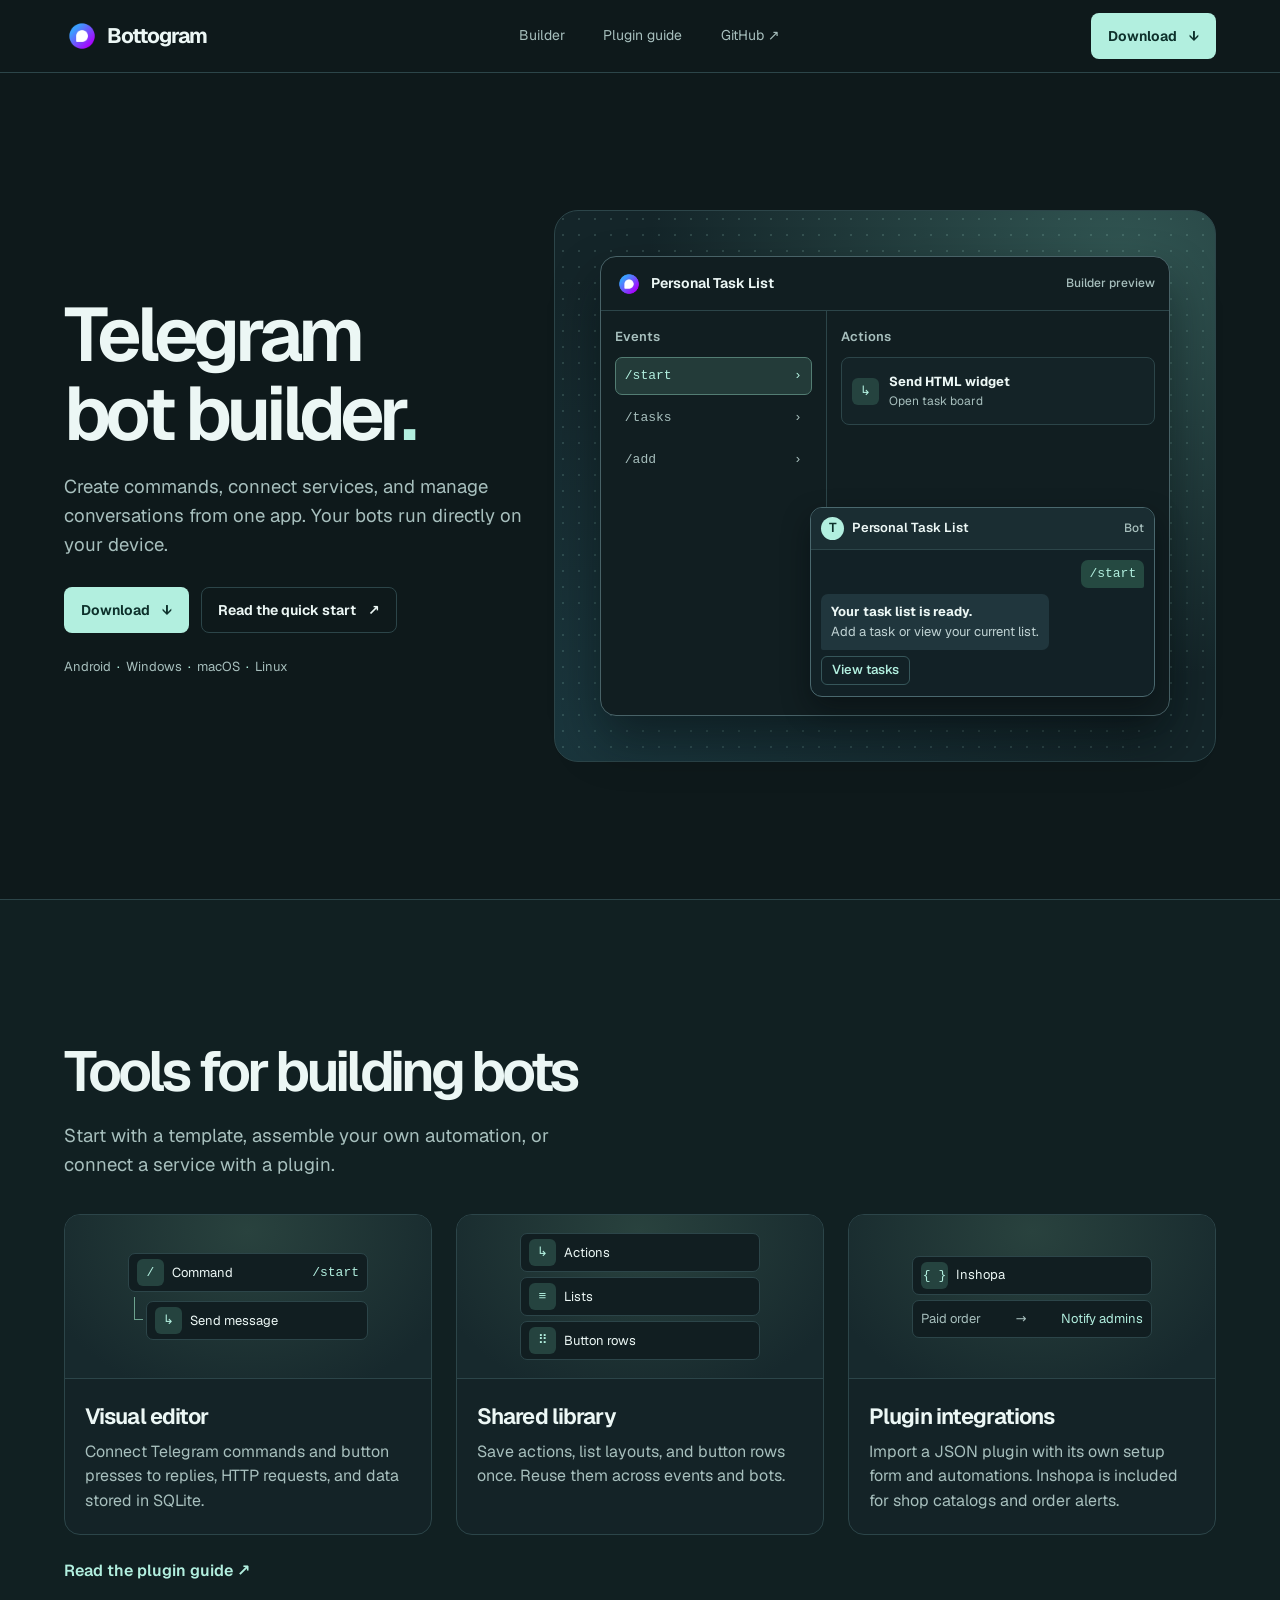
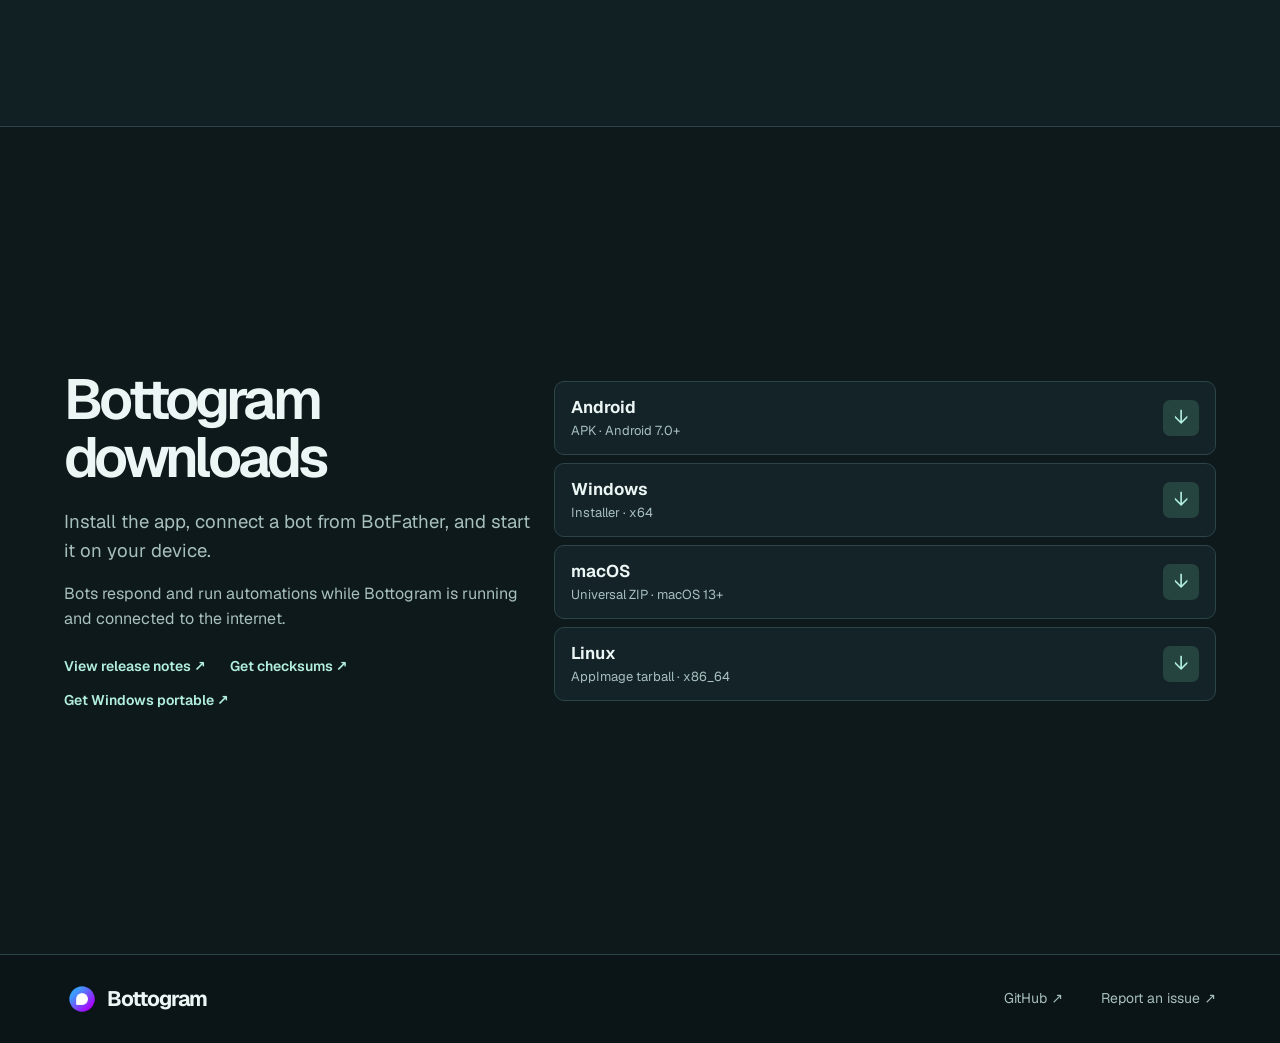
<file: site/index.html>
<!doctype html>
<html lang="en" data-type="software" data-radius="soft" data-buttons="solid" data-motion>
<head>
  <meta charset="utf-8">
  <meta name="viewport" content="width=device-width, initial-scale=1">
  <meta name="page-type" content="software">
  <meta name="site-kind" content="software">
  <meta name="theme-color" content="#0e191b">
  <meta name="description" content="Build Telegram bots on your device. Create commands, install plugins, and manage conversations with Bottogram.">
  <meta property="og:type" content="website">
  <meta property="og:title" content="Bottogram · Telegram bot builder">
  <meta property="og:description" content="Build and run Telegram bots on Android, Windows, macOS, and Linux.">
  <meta property="og:url" content="https://bottogram.hayyaun.ir/">
  <title>Bottogram · Telegram bot builder</title>
  <link rel="canonical" href="https://bottogram.hayyaun.ir/">
  <link rel="icon" href="assets/bottogram.png" type="image/png">
  <link rel="preload" href="assets/geist-latin.woff2" as="font" type="font/woff2" crossorigin>
  <link rel="stylesheet" href="assets/site.css">
  <script src="assets/preview.js" defer></script>
</head>
<body id="top">
  <header class="nav">
    <div class="wrap nav__bar">
      <a class="skip-link" href="#main">Skip to content</a>
      <a class="brand" href="#top"><img src="assets/bottogram.png" width="36" height="36" alt="">Bottogram</a>
      <nav class="nav__links" aria-label="Main">
        <a href="#builder">Builder</a>
        <a href="https://github.com/hayyaun/bottogram/blob/main/docs/PLUGIN_AUTHORING.md">Plugin guide</a>
        <a href="https://github.com/hayyaun/bottogram">GitHub <span aria-hidden="true">↗</span></a>
      </nav>
      <a class="btn btn--primary" href="#download">Download <span aria-hidden="true">↓</span></a>
    </div>
  </header>

  <main id="main">
    <section class="hero">
      <div class="wrap grid hero__grid">
        <div class="hero__copy">
          <h1>Telegram<br> bot builder<span class="hero__period">.</span></h1>
          <p class="lead">Create commands, connect services, and manage conversations from one app. Your bots run directly on your device.</p>
          <div class="btn-row">
            <a class="btn btn--primary" href="#download">Download <span aria-hidden="true">↓</span></a>
            <a class="btn btn--secondary" href="https://github.com/hayyaun/bottogram#quick-start">Read the quick start <span aria-hidden="true">↗</span></a>
          </div>
          <p class="hero__platforms">Android <span>·</span> Windows <span>·</span> macOS <span>·</span> Linux</p>
        </div>
        <div class="stage" data-visual role="group" aria-label="Interactive Bottogram builder preview">
          <div class="app-frame">
            <div class="app-bar">
              <img src="assets/bottogram.png" width="28" height="28" alt="">
              <span>Personal Task List</span>
              <span class="app-bar__badge">Builder preview</span>
            </div>
            <div class="app-workspace">
              <div class="events" role="group" aria-label="Preview a bot command">
                <p class="ui-label">Events</p>
                <button type="button" class="event" data-command="start" aria-pressed="true"><span>/start</span><span aria-hidden="true">›</span></button>
                <button type="button" class="event" data-command="tasks" aria-pressed="false"><span>/tasks</span><span aria-hidden="true">›</span></button>
                <button type="button" class="event" data-command="add" aria-pressed="false"><span>/add</span><span aria-hidden="true">›</span></button>
              </div>
              <div class="actions">
                <p class="ui-label">Actions</p>
                <div class="action">
                  <span class="action__icon" aria-hidden="true">↳</span>
                  <div><strong id="action-title">Send HTML widget</strong><span id="action-detail">Open task board</span></div>
                </div>
              </div>
            </div>
            <div class="chat">
              <div class="chat__bar">
                <span class="chat__avatar" aria-hidden="true">T</span>
                <span>Personal Task List</span>
                <span class="chat__badge">Bot</span>
              </div>
              <div class="chat__body" role="status" aria-atomic="true">
                <code class="chat__command" id="chat-command">/start</code>
                <div class="chat__reply">
                  <strong id="reply-title">Your task list is ready.</strong>
                  <span id="reply-detail">Add a task or view your current list.</span>
                </div>
                <button class="chat__option" id="reply-option" type="button">View tasks</button>
              </div>
            </div>
          </div>
        </div>
      </div>
    </section>

    <section class="section section--builder" id="builder">
      <div class="wrap">
        <h2>Tools for building bots</h2>
        <p class="lead">Start with a template, assemble your own automation, or connect a service with a plugin.</p>
        <div class="features">
          <article class="card feature">
            <div class="feature__visual" aria-hidden="true">
              <div class="mini-flow">
                <div><span class="mini-symbol">/</span> Command <code>/start</code></div>
                <div><span class="mini-symbol">↳</span> Send message</div>
              </div>
            </div>
            <div class="feature__copy">
              <h3>Visual editor</h3>
              <p>Connect Telegram commands and button presses to replies, HTTP requests, and data stored in SQLite.</p>
            </div>
          </article>
          <article class="card feature">
            <div class="feature__visual" aria-hidden="true">
              <div class="mini-library">
                <div><span class="mini-symbol">↳</span> Actions</div>
                <div><span class="mini-symbol">≡</span> Lists</div>
                <div><span class="mini-symbol">⠿</span> Button rows</div>
              </div>
            </div>
            <div class="feature__copy">
              <h3>Shared library</h3>
              <p>Save actions, list layouts, and button rows once. Reuse them across events and bots.</p>
            </div>
          </article>
          <article class="card feature">
            <div class="feature__visual" aria-hidden="true">
              <div class="mini-plugin">
                <div><span class="mini-symbol">{ }</span> Inshopa</div>
                <div><span>Paid order</span><span>→</span><span>Notify admins</span></div>
              </div>
            </div>
            <div class="feature__copy">
              <h3>Plugin integrations</h3>
              <p>Import a JSON plugin with its own setup form and automations. Inshopa is included for shop catalogs and order alerts.</p>
            </div>
          </article>
        </div>
        <a class="link" href="https://github.com/hayyaun/bottogram/blob/main/docs/PLUGIN_AUTHORING.md">Read the plugin guide <span aria-hidden="true">↗</span></a>
      </div>
    </section>

    <section class="section section--download" id="download">
      <div class="wrap grid download-grid">
        <div>
          <h2>Bottogram downloads</h2>
          <p class="lead">Install the app, connect a bot from BotFather, and start it on your device.</p>
          <p class="download-note">Bots respond and run automations while Bottogram is running and connected to the internet.</p>
          <div class="download-links">
            <a class="link" href="https://github.com/hayyaun/bottogram/releases/latest">View release notes <span aria-hidden="true">↗</span></a>
            <a class="link" href="https://github.com/hayyaun/bottogram/releases/latest/download/SHA256SUMS.txt">Get checksums <span aria-hidden="true">↗</span></a>
            <a class="link" href="https://github.com/hayyaun/bottogram/releases/latest/download/bottogram-windows-x64.zip">Get Windows portable <span aria-hidden="true">↗</span></a>
          </div>
        </div>
        <ul class="packages" aria-label="Downloads by platform">
          <li><a href="https://github.com/hayyaun/bottogram/releases/latest/download/bottogram-android-release.apk" aria-label="Download Bottogram for Android"><span><strong>Android</strong><small>APK · Android 7.0+</small></span><span class="package-arrow" aria-hidden="true">↓</span></a></li>
          <li><a href="https://github.com/hayyaun/bottogram/releases/latest/download/bottogram-windows-x64-setup.exe" aria-label="Download Bottogram for Windows"><span><strong>Windows</strong><small>Installer · x64</small></span><span class="package-arrow" aria-hidden="true">↓</span></a></li>
          <li><a href="https://github.com/hayyaun/bottogram/releases/latest/download/bottogram-macos-universal.zip" aria-label="Download Bottogram for macOS"><span><strong>macOS</strong><small>Universal ZIP · macOS 13+</small></span><span class="package-arrow" aria-hidden="true">↓</span></a></li>
          <li><a href="https://github.com/hayyaun/bottogram/releases/latest/download/bottogram-linux-x86_64.AppImage.tar.gz" aria-label="Download Bottogram for Linux"><span><strong>Linux</strong><small>AppImage tarball · x86_64</small></span><span class="package-arrow" aria-hidden="true">↓</span></a></li>
        </ul>
      </div>
    </section>
  </main>

  <footer class="footer">
    <div class="wrap footer__inner">
      <a class="brand" href="#top"><img src="assets/bottogram.png" width="36" height="36" alt="">Bottogram</a>
      <nav aria-label="Project links">
        <a href="https://github.com/hayyaun/bottogram">GitHub <span aria-hidden="true">↗</span></a>
        <a href="https://github.com/hayyaun/bottogram/issues">Report an issue <span aria-hidden="true">↗</span></a>
      </nav>
    </div>
  </footer>
</body>
</html>
</file>
<file: site/assets/site.css>
@font-face {
  font-family: Geist;
  src: url("geist-latin.woff2") format("woff2");
  font-style: normal;
  font-weight: 400 800;
  font-display: swap;
}

:root {
  color-scheme: dark;
  --ground: #0e191b;
  --surface: #142327;
  --panel: #192c30;
  --line: #2c4549;
  --ink: #ecf7f5;
  --muted: #a7bfbd;
  --accent: #b2efdf;
  --dark-ink: #0d302b;
  --radius: 16px;
  --gutter: clamp(20px, 5vw, 80px);
  --nav: 72px;
  --mono: ui-monospace, "Cascadia Code", Consolas, monospace;
}

* { box-sizing: border-box; }
html { scroll-padding-top: calc(var(--nav) + 16px); }
body {
  margin: 0;
  background: var(--ground);
  color: var(--ink);
  font: 400 16px/1.55 Geist, system-ui, sans-serif;
  -webkit-font-smoothing: antialiased;
}
h1, h2, h3, p { margin: 0; }
a { color: inherit; text-decoration: none; }
button { font: inherit; }
img { display: block; }
[hidden] { display: none !important; }
:focus-visible { outline: 2px solid var(--accent); outline-offset: 4px; }
.wrap { width: min(1280px, calc(100% - 2 * var(--gutter))); margin-inline: auto; }
.skip-link { position: absolute; top: 12px; left: var(--gutter); z-index: 2; }
.skip-link:not(:focus) { clip-path: inset(50%); width: 1px; height: 1px; overflow: hidden; }
.skip-link:focus { padding: 8px 12px; background: var(--ground); }

.nav {
  position: sticky;
  top: 0;
  z-index: 5;
  border-bottom: 1px solid var(--line);
  background: var(--ground);
}
.nav__bar, .footer__inner { display: flex; align-items: center; justify-content: space-between; gap: 24px; }
.nav__bar { min-height: var(--nav); }
.brand { display: inline-flex; align-items: center; gap: 7px; font-size: 21px; font-weight: 700; letter-spacing: -.045em; }
.nav__links, .footer nav { display: flex; align-items: center; gap: clamp(16px, 3vw, 40px); font-size: 14px; }
.nav__links a, .footer nav a, .link { color: var(--muted); text-underline-offset: 5px; }
.nav__links a:hover, .footer nav a:hover, .link:hover { color: var(--ink); text-decoration: underline; }

.btn-row { display: flex; flex-wrap: wrap; align-items: center; gap: 12px; }
.btn {
  display: inline-flex;
  min-height: 46px;
  align-items: center;
  justify-content: center;
  gap: 12px;
  padding: 10px 16px;
  border: 1px solid transparent;
  border-radius: 8px;
  font-size: 14px;
  font-weight: 650;
  line-height: 1.3;
  transition: background-color 140ms ease, border-color 140ms ease, transform 140ms ease;
}
.btn--primary { background: var(--accent); color: var(--dark-ink); }
.btn--secondary { border-color: var(--line); color: var(--ink); }
@media (hover: hover) {
  .btn:hover { transform: translateY(-1px); }
  .btn--primary:hover { background: #ccf8eb; }
  .btn--secondary:hover { background: var(--surface); border-color: var(--muted); }
}
.btn:active { transform: translateY(1px) scale(.985); }

.hero {
  display: grid;
  align-items: center;
  min-height: calc(100svh - var(--nav) - 1px);
  padding-block: clamp(44px, 7vh, 84px);
  border-bottom: 1px solid var(--line);
}
.grid { display: grid; grid-template-columns: repeat(12, minmax(0, 1fr)); gap: 24px; align-items: center; }
.hero__copy, .download-grid > div { grid-column: span 5; }
.stage, .packages { grid-column: span 7; }
h1, h2 { font-weight: 630; line-height: 1.04; letter-spacing: -.065em; text-wrap: balance; }
h1 { font-size: clamp(52px, 5.9vw, 88px); }
h2 { font-size: clamp(38px, 4.4vw, 62px); }
h3 { font-size: 22px; font-weight: 650; letter-spacing: -.04em; }
.hero__period { color: var(--accent); }
.lead { max-width: 45ch; margin-top: 20px; color: var(--muted); font-size: clamp(17px, 1.45vw, 21px); }
.hero .btn-row { margin-top: 28px; }
.hero__platforms { margin-top: 24px; color: var(--muted); font-size: 13px; }
.hero__platforms span { margin-inline: 3px; color: var(--accent); }

.stage {
  position: relative;
  min-width: 0;
  padding: clamp(18px, 3.5vw, 52px);
  border: 1px solid var(--line);
  border-radius: 24px;
  background:
    radial-gradient(ellipse at 86% 9%, #315552, transparent 59%),
    radial-gradient(ellipse at 5% 95%, #1a363d, transparent 62%),
    #142529;
  isolation: isolate;
}
.stage::before {
  position: absolute;
  z-index: -1;
  inset: 0;
  border-radius: inherit;
  background-image: radial-gradient(#b2efdf27 1px, transparent 1px);
  background-size: 16px 16px;
  content: "";
}
.app-frame {
  position: relative;
  min-height: 414px;
  border: 1px solid #486267;
  border-radius: var(--radius);
  background: #111e21;
  box-shadow: 0 24px 48px #050b0c75;
}
.app-bar { display: flex; align-items: center; gap: 8px; min-height: 54px; padding: 8px 14px; border-bottom: 1px solid var(--line); font-size: 14px; font-weight: 650; }
.app-bar__badge { margin-left: auto; color: var(--muted); font-size: 12px; font-weight: 500; }
.app-workspace { display: grid; grid-template-columns: minmax(110px, .66fr) minmax(0, 1fr); }
.events, .actions { padding: 16px 14px; }
.events { min-height: 210px; border-right: 1px solid var(--line); }
.ui-label { margin-bottom: 10px; color: var(--muted); font-size: 13px; font-weight: 600; }
.event {
  display: flex;
  width: 100%;
  align-items: center;
  justify-content: space-between;
  min-height: 38px;
  padding: 5px 9px;
  border: 1px solid transparent;
  border-radius: 7px;
  background: transparent;
  color: var(--muted);
  cursor: pointer;
  font: 500 13px/1.2 var(--mono);
  text-align: left;
}
.event + .event { margin-top: 4px; }
.event[aria-pressed="true"] { border-color: #537d73; background: #233b39; color: var(--accent); }
.event:hover { background: #29443f; color: var(--accent); }
.action {
  display: flex;
  align-items: center;
  gap: 10px;
  min-height: 68px;
  padding: 8px 10px;
  border: 1px solid var(--line);
  border-radius: 8px;
  background: var(--surface);
  font-size: 13px;
}
.action__icon, .mini-symbol { display: grid; flex: 0 0 27px; width: 27px; height: 27px; place-items: center; border-radius: 6px; background: #25433f; color: var(--accent); font: 500 13px/1 var(--mono); }
.action strong, .action strong + span { display: block; }
.action strong + span { color: var(--muted); font-size: 12px; }

.chat {
  position: relative;
  width: min(82%, 345px);
  min-height: 190px;
  margin: -14px 14px 18px auto;
  border: 1px solid #4a686e;
  border-radius: 12px;
  overflow: hidden;
  background: #122126;
  box-shadow: 0 12px 28px #04090c70;
}
.chat__bar { display: flex; gap: 8px; align-items: center; min-height: 42px; padding: 8px 10px; border-bottom: 1px solid var(--line); background: #1a2d32; font-size: 13px; font-weight: 600; }
.chat__avatar { display: grid; width: 23px; height: 23px; place-items: center; border-radius: 50%; background: var(--accent); color: var(--dark-ink); }
.chat__badge { margin-left: auto; color: var(--muted); font-size: 12px; font-weight: 500; }
.chat__body { display: grid; gap: 6px; justify-items: start; padding: 10px; font-size: 13px; }
.chat__command { justify-self: end; padding: 4px 8px; border-radius: 7px 7px 2px 7px; background: #254941; color: var(--accent); font-family: var(--mono); }
.chat__reply { min-width: 0; padding: 8px 10px; border-radius: 7px 7px 7px 2px; background: #20363d; }
.chat__reply strong, .chat__reply span { display: block; }
.chat__reply span { color: #c0d3d4; }
.chat__option { padding: 3px 10px; border: 1px solid #36565a; border-radius: 6px; background: transparent; color: var(--accent); font-weight: 550; cursor: pointer; }
.chat__option:hover { background: #25433f; }

.section { display: grid; align-items: center; min-height: calc(100svh - var(--nav) - 1px); padding-block: clamp(64px, 10vw, 128px); }
.section--builder { background: #112022; border-bottom: 1px solid var(--line); }
.features { display: grid; grid-template-columns: repeat(3, minmax(0, 1fr)); gap: 24px; margin-block: 36px 24px; }
.feature { overflow: hidden; border: 1px solid var(--line); border-radius: var(--radius); background: var(--surface); }
.feature__visual { display: grid; min-height: 164px; place-items: center; padding: 18px; border-bottom: 1px solid var(--line); background: radial-gradient(ellipse at 50% 10%, #29423e, #17292d 85%); }
.feature__copy { padding: 20px; }
.feature__copy p { margin-top: 6px; color: var(--muted); }
.mini-flow, .mini-library, .mini-plugin { position: relative; width: min(100%, 240px); color: var(--ink); font-size: 13px; }
.mini-flow > div, .mini-library > div, .mini-plugin > div {
  display: flex;
  align-items: center;
  gap: 8px;
  min-height: 38px;
  padding: 5px 8px;
  border: 1px solid var(--line);
  border-radius: 7px;
  background: #111e21;
}
.mini-flow > div + div { margin: 9px 0 0 18px; }
.mini-flow > div + div::before { position: absolute; bottom: 20px; left: 6px; width: 8px; height: 22px; border: solid #6da28f; border-width: 0 0 1px 1px; content: ""; }
.mini-flow code { margin-left: auto; color: var(--accent); font-family: var(--mono); }
.mini-library > div + div, .mini-plugin > div + div { margin-top: 5px; }
.mini-plugin > div + div { justify-content: space-between; color: var(--muted); }
.mini-plugin > div + div span:last-child { color: var(--accent); }
.link { display: inline-block; color: var(--accent); font-weight: 600; }

.download-note { max-width: 42ch; margin-top: 18px; color: var(--muted); }
.download-links { display: flex; flex-wrap: wrap; gap: 12px 24px; margin-top: 24px; font-size: 14px; }
.packages { display: grid; gap: 8px; margin: 0; padding: 0; list-style: none; }
.packages a {
  display: flex;
  min-height: 74px;
  align-items: center;
  justify-content: space-between;
  gap: 12px;
  padding: 10px 16px;
  border: 1px solid var(--line);
  border-radius: 10px;
  background: var(--surface);
  transition: transform 140ms ease, background-color 140ms ease, border-color 140ms ease;
}
.packages a:hover { transform: translateY(-2px); border-color: #638b84; background: var(--panel); }
.packages strong, .packages small { display: block; }
.packages strong { font-size: 17px; font-weight: 650; }
.packages small { color: var(--muted); font-size: 13px; }
.package-arrow { display: grid; width: 36px; height: 36px; place-items: center; border-radius: 7px; background: #25433f; color: var(--accent); font-size: 20px; }
.footer { border-top: 1px solid var(--line); background: #0b1416; }
.footer__inner { min-height: 88px; padding-block: 12px; }

@media (max-width: 940px) {
  .hero__copy, .stage { grid-column: 1 / -1; }
  .hero__copy { max-width: 680px; }
  h1 br { display: none; }
  .app-frame { min-height: 0; }
  .features { gap: 12px; }
  .feature__visual { padding-inline: 10px; }
  .feature__copy { padding: 16px; }
}

@media (max-width: 680px) {
  :root { --nav: 58px; }
  .nav__links { display: none; }
  .nav__bar { gap: 12px; }
  .hero { padding-block: 32px 24px; }
  h1 { font-size: clamp(42px, 11vw, 64px); }
  .lead { margin-top: 12px; }
  .hero .btn-row { margin-top: 18px; }
  .hero__platforms { margin-top: 16px; }
  .stage { padding: 12px; border-radius: var(--radius); }
  .app-bar { min-height: 42px; padding: 5px 8px; font-size: 13px; }
  .app-workspace { grid-template-columns: minmax(86px, .65fr) minmax(0, 1fr); }
  .events, .actions { padding: 10px 8px; }
  .events { min-height: auto; }
  .event { min-height: 34px; }
  .ui-label { margin-bottom: 5px; }
  .action { align-items: start; gap: 5px; padding: 8px 5px; }
  .action__icon { width: 20px; height: 20px; flex-basis: 20px; }
  .chat { width: auto; margin: 0 8px 8px; min-height: 157px; }
  .features { grid-template-columns: minmax(0, 1fr); }
  .download-grid > div, .packages { grid-column: 1 / -1; }
  .feature__visual { min-height: 146px; }
  .footer__inner { flex-wrap: wrap; gap: 8px 16px; }
}

@media (prefers-reduced-motion: reduce) {
  .btn, .packages a { transition: none; }
}
</file>
